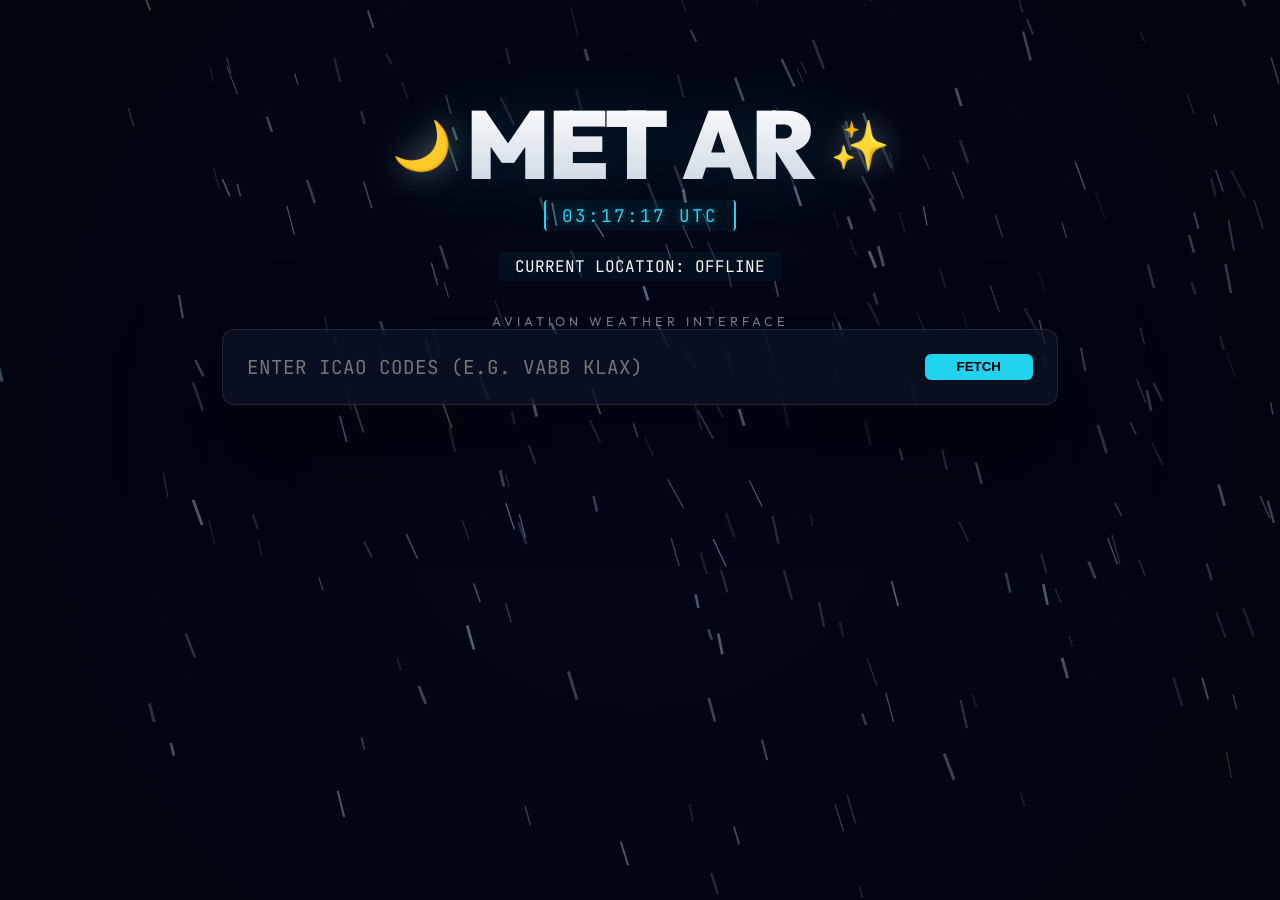
<file: templates/index.html>
<!DOCTYPE html>
<html lang="en">
<head>
    <meta charset="UTF-8">
    <meta name="viewport" content="width=device-width, initial-scale=1.0">
    <title>METAR Terminal</title>
    <link href="https://fonts.googleapis.com/css2?family=Inter:wght@300;400;600;800&family=JetBrains+Mono:wght@400;700&display=swap" rel="stylesheet">
    <link rel="stylesheet" href="/static/style.css">
    <link rel="stylesheet" href="https://cdnjs.cloudflare.com/ajax/libs/font-awesome/6.4.0/css/all.min.css">
    <script src="/static/animated-icons.js"></script>
</head>
<body>
    <canvas id="weatherCanvas" class="weather-canvas"></canvas>
    <main class="container">
        <header>
            <div class="header-main-brand" id="brand-container">
                <h1 id="main-title">
                    <span id="title-icon-left" class="brand-icon"></span>
                    <span class="highlight">MET</span>AR
                    <span id="title-icon-right" class="brand-icon"></span>
                </h1>
                <div id="utc-clock" class="utc-clock">--:--:-- UTC</div>
                <div id="location-tag" class="location-tag">Detecting Local Uplink...</div>
            </div>
            <p class="tagline">Aviation Weather Interface</p>
        </header>

        <section class="search-section">
            <div class="search-box">
                <input type="text" id="icao-input" placeholder="Enter ICAO codes (e.g. VABB KLAX)" autocomplete="off">
                <button id="search-btn">FETCH</button>
            </div>
            <div class="progress-container" id="progress-container">
                <div class="progress-bar" id="progress-bar"></div>
            </div>
        </section>

        <section id="results" class="results-container">
            <div class="loader" id="loader"></div>
            <div id="weather-cards" class="cards-grid"></div>
        </section>
    </main>

    <!-- Modal -->
    <div id="stationModal" class="modal-overlay" onclick="if(event.target===this)closeStationModal()">
        <div class="modal-content">
            <span class="close-modal" onclick="closeStationModal()">&times;</span>
            <div id="modal-loading" class="loader" style="margin: 3rem auto;"></div>
            <div id="modal-body" style="display: none;">
                <div class="modal-header">
                    <h2 id="modal-icao">VABB</h2>
                    <p id="modal-name">Mumbai/Shivaji Intl</p>
                    <div class="modal-divider"></div>
                </div>
                
                <div class="modal-grid">
                    <div class="grid-item">
                        <div id="modal-wind-icon-container" style="margin: 0 auto; width: 48px; height: 48px; display: flex; align-items: center; justify-content: center; margin-bottom: 0.5rem; transition: transform 0.5s ease-in-out;"></div>
                        <div class="grid-label">WIND</div>
                        <div class="grid-value" id="modal-wind">270° / 15 KT</div>
                    </div>
                    <div class="grid-item">
                        <i class="fa-solid fa-eye grid-icon"></i>
                        <div class="grid-label">VISIBILITY</div>
                        <div class="grid-value" id="modal-vis">4000m</div>
                    </div>
                    <div class="grid-item">
                        <div id="modal-wx-icon" style="margin: 0 auto; width: 48px; height: 48px; display: flex; align-items: center; justify-content: center; margin-bottom: 0.5rem;"></div>
                        <div class="grid-label">WEATHER</div>
                        <div class="grid-value" id="modal-wx" style="color: var(--accent-yellow);">TSRA</div>
                    </div>
                    <div class="grid-item">
                        <div id="modal-clouds-icon" style="margin: 0 auto; width: 48px; height: 48px; display: flex; align-items: center; justify-content: center; margin-bottom: 0.5rem;"></div>
                        <div class="grid-label">CLOUDS</div>
                        <div class="grid-value" id="modal-clouds">SCT020</div>
                    </div>
                    <div class="grid-item">
                        <i class="fa-solid fa-temperature-half grid-icon"></i>
                        <div class="grid-label">TEMP / DEW</div>
                        <div class="grid-value"><span id="modal-temp" style="color: #ef4444;">30°C</span> <span style="opacity: 0.5;">|</span> <span id="modal-dew" style="color: #3b82f6;">24°C</span></div>
                    </div>
                    <div class="grid-item">
                        <i class="fa-solid fa-gauge grid-icon"></i>
                        <div class="grid-label">ALTIMETER</div>
                        <div class="grid-value" id="modal-altim">Q1012 hPa</div>
                    </div>
                </div>

                <div class="modal-history">
                    <div class="history-label">RECENT REPORTS</div>
                    <div id="modal-history-list" class="history-list"></div>
                </div>
            </div>
        </div>
    </div>

    <script>
        const input = document.getElementById('icao-input');
        const btn = document.getElementById('search-btn');
        const cardsGrid = document.getElementById('weather-cards');
        const loader = document.getElementById('loader');

        // Escape text that originates from external weather feeds / station names
        // before it is placed into innerHTML, to prevent DOM-based XSS.
        function esc(value) {
            return String(value == null ? '' : value)
                .replace(/&/g, '&amp;')
                .replace(/</g, '&lt;')
                .replace(/>/g, '&gt;')
                .replace(/"/g, '&quot;')
                .replace(/'/g, '&#39;');
        }

        // Copy raw text to clipboard
        function copyRawText(btn) {
            const block = btn.closest('.metar-block') || btn.closest('.taf-block');
            if (!block) return;
            const codeEl = block.querySelector('code');
            if (!codeEl) return;
            const rawText = codeEl.textContent.trim();
            navigator.clipboard.writeText(rawText).then(() => {
                btn.innerHTML = '<i class="fa-solid fa-check"></i>';
                btn.style.color = '#22c55e';
                setTimeout(() => {
                    btn.innerHTML = '<i class="fa-regular fa-copy"></i>';
                    btn.style.color = '';
                }, 1500);
            });
        }

        function highlightThreats(metar) {
            const criticalCodes = [
                'TS', 'RA', 'SN', 'FZ', 'WS', 'SQ', 'FC', 'SS', 'DS', 'VA', 'FG', 'BLDU', 'DZ', 'TCU', 'CU', 'CB', 'SHRA', 'MIFG'
            ];
            
            // Escape first so the raw feed text can never inject markup; the
            // highlight spans we add below are the only HTML in the result.
            metar = esc(metar);

            // Remove redundant METAR or TAF prefix at the start (handling any leading tags or spaces)
            const cleanMetar = metar.trim().replace(/^((?:<[^>]+>|\s)*)(METAR|TAF)\s+/, '$1');
            
            const parts = cleanMetar.split(/\s+/);
            if (parts.length <= 1) return cleanMetar;
            
            const stationCode = parts[0];
            const restOfMetar = parts.slice(1).join(' ');
            
            // 1. Highlight Weather Phenomenon (TS, FG, etc.) with optional descriptors
            const phenomRegex = new RegExp(`\\b([+-]?(?:MI|BC|PR|DR|BL|SH|TS|FZ)?(?:${criticalCodes.join('|')}))\\b`, 'g');
            let highlighted = restOfMetar.replace(phenomRegex, (match) => {
                return `<span class="metar-threat">${match}</span>`;
            });
            
            // 2. Highlight Low Visibility (ICAO 4-digit below 1000m)
            const visRegex = /\b(0\d{3})(?![Z])\b/g;
            highlighted = highlighted.replace(visRegex, '<span class="metar-threat">$1</span>');

            // 3. Highlight High/Gusty Winds (e.g., G20KT or speeds 10KT+)
            const windRegex = /\b(\d{3}(?:[1-9]\d)G?\d{0,2}KT)\b/g;
            highlighted = highlighted.replace(windRegex, '<span class="metar-threat">$1</span>');
            
            // Always highlight any wind block with a Gust (G)
            const gustyWindRegex = /\b(\d{5}G\d{2,3}KT)\b/g;
            highlighted = highlighted.replace(gustyWindRegex, '<span class="metar-threat">$1</span>');
            
            // Also catch standalone gusts if they occur
            const gustRegex = /\bG\d{2,3}KT\b/g;
            highlighted = highlighted.replace(gustRegex, '<span class="metar-threat">$1</span>');
            
            // 4. Highlight Low Cloud Base (800 feet and below)
            const cloudRegex = /\b((?:FEW|SCT|BKN|OVC|VV)00[0-8](?:CB|TCU)?)\b/g;
            highlighted = highlighted.replace(cloudRegex, '<span class="metar-threat">$1</span>');
            
            // 5. Highlight any cloud group containing CB or TCU regardless of height
            const convectiveCloudRegex = /\b([A-Z]{3}\d{3}(?:CB|TCU))\b/g;
            highlighted = highlighted.replace(convectiveCloudRegex, '<span class="metar-threat">$1</span>');
            
            return stationCode + ' ' + highlighted;
        }

        function createCardElement(result) {
            const card = document.createElement('div');
            card.className = 'weather-card';
            card.onclick = (e) => {
                const t = e.target;
                if (t.closest('.view-toggle') ||
                    t.closest('.copy-btn') ||
                    t.tagName === 'INPUT' ||
                    t.tagName === 'LABEL' ||
                    t.closest('label')) return;
                openStationModal(result.icao);
            };
            card.style.cursor = 'pointer';

            const metarTime = result.metar_time_ago || '';
            const tafTime = result.taf_time_ago || '';
            const rawMetar = result.raw_metar ? highlightThreats(result.raw_metar) : '_No METAR data available._';
            const rawTaf = result.raw_taf ? highlightThreats(result.raw_taf) : '_No TAF data available._';
            
            let displayName = result.name || "Unknown Station";
            let iataCode = "";
            const iataMatch = displayName.match(/\(([A-Z0-9]+)\)$/);
            if (iataMatch) {
                iataCode = iataMatch[1];
                displayName = displayName.replace(/\([A-Z0-9]+\)$/, '').trim();
            }

            let flightCatColor = 'inherit';
            if (result.decoded.flight_category === 'VFR') flightCatColor = '#22c55e';
            else if (result.decoded.flight_category === 'MVFR') flightCatColor = '#3b82f6';
            else if (result.decoded.flight_category === 'IFR') flightCatColor = '#ef4444';
            else if (result.decoded.flight_category === 'LIFR') flightCatColor = '#c084fc';

            card.innerHTML = `
                <div class="card-header">
                    <div class="header-left">
                        <span class="station-id">${esc(result.icao)}</span>
                        <span class="airport-name" style="font-size: 0.9rem; color: var(--text-dim); margin-top: 0.2rem;">${esc(displayName)}</span>
                        <div style="display: flex; align-items: center; gap: 0.5rem; margin-top: 0.1rem;">
                            ${iataCode ? `<span style="font-size: 0.8rem; font-weight: bold; color: var(--text-dim);">${esc(iataCode)}</span>` : ''}
                            <span class="airport-coords" style="font-size: 0.8rem; color: var(--text-dim); opacity: 0.7; font-family: 'JetBrains Mono', monospace;">${esc(result.coords)}</span>
                        </div>
                    </div>
                    <div class="header-center">
                        ${esc(result.sun)}
                    </div>
                    <div class="header-right">
                        <div class="view-toggle">
                            <span class="toggle-label raw-label">Raw</span>
                            <label class="switch">
                                <input type="checkbox" onchange="this.closest('.weather-card').classList.toggle('show-decoded')">
                                <span class="slider"></span>
                            </label>
                            <span class="toggle-label decoded-label">Decoded</span>
                        </div>
                    </div>
                </div>
                <div class="card-content">
                    <div class="raw-view">
                        <div class="metar-block">
                            <div class="metar-time-label" style="font-size: 0.8rem; color: var(--text-dim); margin-bottom: 0.3rem; font-family: 'JetBrains Mono', monospace; display: flex; align-items: center; justify-content: space-between;">METAR ${metarTime ? `(${metarTime})` : ''}<button class="copy-btn" onclick="event.stopPropagation(); copyRawText(this)" title="Copy METAR"><i class="fa-regular fa-copy"></i></button></div>
                            <code>${rawMetar}</code>
                        </div>
                        <div class="taf-block" style="margin-top: 0.5rem;">
                            <div class="taf-time-label" style="font-size: 0.8rem; color: var(--text-dim); margin-bottom: 0.3rem; font-family: 'JetBrains Mono', monospace; display: flex; align-items: center; justify-content: space-between;">TAF ${tafTime ? `(${tafTime})` : ''}<button class="copy-btn" onclick="event.stopPropagation(); copyRawText(this)" title="Copy TAF"><i class="fa-regular fa-copy"></i></button></div>
                            <code>${rawTaf}</code>
                        </div>
                    </div>
                    <div class="decoded-view">
                        <div style="margin-top: 0.5rem; padding-top: 0.5rem; border-top: 1px solid rgba(255,255,255,0.1);"></div>
                        ${result.decoded_metar ? `
                        <div class="decoded-metar">
                            <div style="font-size: 0.8rem; color: var(--text-dim); margin-bottom: 0.3rem; font-family: 'JetBrains Mono', monospace; font-weight: bold; display: flex; align-items: center; justify-content: space-between;">METAR DECODED</div>
                            🔹 <strong>Wind</strong>: ${esc(result.decoded_metar.wind || 'N/A')}<br>
                            🔹 <strong>Visibility</strong>: ${esc(result.decoded_metar.visibility || 'N/A')}<br>
                            🔹 <strong>Weather</strong>: ${esc(result.decoded_metar.weather || 'NONE')}<br>
                            🔹 <strong>Clouds</strong>: ${esc(result.decoded_metar.clouds || 'CLEAR')}<br>
                            🔹 <strong>Temp</strong>: ${esc(result.decoded_metar.temp || 'N/A')} | <strong>Dew</strong>: ${esc(result.decoded_metar.dew || 'N/A')}<br>
                            🔹 <strong>Altimeter</strong>: ${esc(result.decoded_metar.altimeter || 'N/A')}<br>
                            🔹 <strong>Flight Rules</strong>: <strong style="color: ${flightCatColor};">${esc(result.decoded_metar.flight_rules || 'N/A')}</strong>
                        </div>` : '<p><em>No METAR decode available.</em></p>'}

                        ${result.decoded_taf ? `
                        <div class="decoded-taf" style="margin-top: 1rem; padding-top: 0.8rem; border-top: 1px solid rgba(255,255,255,0.1);">
                            <div style="font-size: 0.8rem; color: var(--text-dim); margin-bottom: 0.5rem; font-family: 'JetBrains Mono', monospace; font-weight: bold; display: flex; align-items: center; justify-content: space-between;">TAF FORECAST PERIODS</div>
                            <div style="margin-bottom: 0.8rem;">
                                <strong>⏳ Initial Forecast (${esc(result.decoded_taf.initial.period || 'N/A')}):</strong><br>
                                <div style="padding-left: 1rem; font-size: 0.9rem; margin-top: 0.2rem; line-height: 1.4;">
                                    Wind: ${esc(result.decoded_taf.initial.wind || 'N/A')} | Vis: ${esc(result.decoded_taf.initial.visibility || 'N/A')}<br>
                                    Wx: ${esc(result.decoded_taf.initial.weather || 'None')} | Clouds: ${esc(result.decoded_taf.initial.clouds || 'Clear')}
                                </div>
                            </div>
                            ${result.decoded_taf.changes.map(chg => `
                            <div style="margin-bottom: 0.8rem;">
                                <strong>⏳ ${esc(chg.type)} (${esc(chg.period || 'N/A')}):</strong><br>
                                <div style="padding-left: 1rem; font-size: 0.9rem; margin-top: 0.2rem; line-height: 1.4;">
                                    ${chg.wind !== 'N/A' ? `Wind: ${esc(chg.wind)}<br>` : ''}
                                    ${chg.visibility !== 'N/A' ? `Vis: ${esc(chg.visibility)}<br>` : ''}
                                    ${chg.weather !== 'None' ? `Wx: ${esc(chg.weather)}<br>` : ''}
                                    ${chg.clouds !== 'Clear' ? `Clouds: ${esc(chg.clouds)}` : ''}
                                </div>
                            </div>
                            `).join('')}
                        </div>` : '<div style="margin-top: 1rem; padding-top: 0.8rem; border-top: 1px solid rgba(255,255,255,0.1);"><p><em>No TAF forecast available.</em></p></div>'}
                    </div>
                </div>
            `;
            return card;
        }

        // Modal Logic
        function openStationModal(icao) {
            const modal = document.getElementById('stationModal');
            const loader = document.getElementById('modal-loading');
            const body = document.getElementById('modal-body');
            
            modal.style.display = 'flex';
            loader.style.display = 'block';
            body.style.display = 'none';

            fetch(`/api/station?icao=${icao}`)
                .then(res => res.json())
                .then(data => {
                    loader.style.display = 'none';
                    if (data.error) {
                        alert("Could not load details for " + icao);
                        closeStationModal();
                        return;
                    }
                    body.style.display = 'block';
                    
                    document.getElementById('modal-icao').textContent = data.icao;
                    document.getElementById('modal-name').textContent = data.name.toUpperCase();
                    
                    document.getElementById('modal-wind').textContent = data.model.windStr;
                    document.getElementById('modal-vis').textContent = data.model.visibility;
                    
                    const wxText = data.model.weather || '';
                    document.getElementById('modal-wx').textContent = wxText || 'NONE';
                    const wxIcon = document.getElementById('modal-wx-icon');
                    const wxUpper = wxText.toUpperCase();
                    if (wxUpper.includes('TS')) {
                        wxIcon.innerHTML = AnimatedIcons.Thunder;
                    } else if (wxUpper.includes('SN') || wxUpper.includes('SG')) {
                        wxIcon.innerHTML = AnimatedIcons.Snow;
                    } else if (wxUpper.includes('RA') || wxUpper.includes('DZ') || wxUpper.includes('SH')) {
                        if (wxUpper.includes('+')) wxIcon.innerHTML = AnimatedIcons.HeavyRain;
                        else wxIcon.innerHTML = AnimatedIcons.Rain;
                    } else if (wxUpper.includes('FG') || wxUpper.includes('BR') || wxUpper.includes('HZ') || wxUpper.includes('FU') || wxUpper.includes('DU') || wxUpper.includes('VA') || wxUpper.includes('SA')) {
                        wxIcon.innerHTML = AnimatedIcons.Fog;
                    } else if (wxUpper.includes('FC')) {
                        wxIcon.innerHTML = AnimatedIcons.Tornado;
                    } else if (wxUpper === '') {
                        wxIcon.innerHTML = AnimatedIcons.Sun;
                    } else {
                        wxIcon.innerHTML = AnimatedIcons.Cloud;
                    }

                    const cloudsText = data.model.clouds || '';
                    document.getElementById('modal-clouds').textContent = cloudsText || 'CLEAR';
                    const cloudsIcon = document.getElementById('modal-clouds-icon');
                    const cloudsUpper = cloudsText.toUpperCase();
                    cloudsIcon.innerHTML = AnimatedIcons.getCloudOktaSVG(cloudsUpper);
                    document.getElementById('modal-temp').textContent = data.model.temp;
                    document.getElementById('modal-dew').textContent = data.model.dew;
                    document.getElementById('modal-altim').textContent = data.model.altimeter;
                    
                    // Draw and rotate wind barb
                    const windDir = parseInt(data.model.windDir) || 0;
                    const windSpeed = parseInt(data.model.windSpeed) || 0;
                    const windContainer = document.getElementById('modal-wind-icon-container');
                    windContainer.innerHTML = AnimatedIcons.getWindBarbSVG(windSpeed);
                    windContainer.style.transform = `rotate(${windDir}deg)`;

                    const histList = document.getElementById('modal-history-list');
                    histList.innerHTML = '';
                    data.history.forEach(h => {
                        const div = document.createElement('div');
                        div.className = 'history-item';
                        div.innerHTML = highlightThreats(h);
                        histList.appendChild(div);
                    });
                })
                .catch(err => {
                    alert("Error loading station details.");
                    closeStationModal();
                });
        }

        function closeStationModal() {
            document.getElementById('stationModal').style.display = 'none';
        }

        // UTC Clock & Dynamic Title Logic
        let detectedCity = null;
        let detectedCountry = null;

        function updateClockAndIcons() {
            const now = new Date();
            const hours = now.getUTCHours();
            
            // 1. Update UTC Clock
            const utc = now.toISOString().split('T')[1].split('.')[0] + ' UTC';
            document.getElementById('utc-clock').textContent = utc;

            // 2. Update Local Time if location is detected
            if (detectedCity) {
                const localTimeStr = now.toLocaleTimeString([], { hour: '2-digit', minute: '2-digit', second: '2-digit' });
                const tag = document.getElementById('location-tag');
                tag.innerHTML = `<span class="tag-label">CURRENT LOCATION:</span> <span class="tag-data">${esc(String(detectedCity).toUpperCase())}, ${esc(detectedCountry)}</span> <span class="tag-separator">|</span> <span class="tag-label">LOCAL TIME:</span> <span class="tag-data">${esc(localTimeStr)}</span>`;
            }

            const iconLeft = document.getElementById('title-icon-left');
            const iconRight = document.getElementById('title-icon-right');

            // Time of day logic
            if (hours >= 5 && hours < 11) {
                iconLeft.textContent = '🌅'; // Sunrise
                iconRight.textContent = '☁️';
            } else if (hours >= 11 && hours < 17) {
                iconLeft.textContent = '☀️'; // Noon
                iconRight.textContent = '🌤️';
            } else if (hours >= 17 && hours < 20) {
                iconLeft.textContent = '🌇'; // Sunset
                iconRight.textContent = '🌆';
            } else {
                iconLeft.textContent = '🌙'; // Night
                iconRight.textContent = '✨';
            }
        }
        setInterval(updateClockAndIcons, 1000);
        updateClockAndIcons();

        // Location & Local Time Detection
        async function detectLocation() {
            const tag = document.getElementById('location-tag');
            
            // Try HTML5 Geolocation first (more accurate, bypasses VPN)
            if (navigator.geolocation) {
                navigator.geolocation.getCurrentPosition(async (position) => {
                    const lat = position.coords.latitude;
                    const lon = position.coords.longitude;
                    try {
                        const resp = await fetch(`https://api.bigdatacloud.net/data/reverse-geocode-client?latitude=${lat}&longitude=${lon}&localityLanguage=en`);
                        const data = await resp.json();
                        const city = data.locality || data.city || data.principalSubdivision || "Unknown";
                        const country = data.countryCode || "??";
                        setupClock(city, country);
                    } catch (err) {
                        fallbackToIP();
                    }
                }, (err) => {
                    // Fallback if user denies or it fails
                    fallbackToIP();
                }, { timeout: 5000 });
            } else {
                fallbackToIP();
            }

            async function fallbackToIP() {
                try {
                    const resp = await fetch('https://ipapi.co/json/');
                    const data = await resp.json();
                    setupClock(data.city, data.country_code);
                } catch (err) {
                    tag.textContent = 'CURRENT LOCATION: OFFLINE';
                }
            }

            function setupClock(city, country) {
                detectedCity = city;
                detectedCountry = country;
                updateClockAndIcons(); // Update immediately with new location
            }
        }
        detectLocation();

        async function fetchWeather() {
            const query = input.value.trim();
            if(!query) return;

            localStorage.setItem('lastStations', query);
            cardsGrid.innerHTML = '';
            
            const progressContainer = document.getElementById('progress-container');
            const progressBar = document.getElementById('progress-bar');
            progressContainer.style.opacity = '1';
            progressBar.style.width = '10%';

            let rawStations = query.replace(",", " ").split(/\s+/).filter(s => s.trim());
            const stations = [...new Set(rawStations.map(s => s.toUpperCase()))];
            const queryStr = stations.join(',');
            
            const placeholders = [];
            stations.forEach(station => {
                const stationUpper = station.toUpperCase();
                const placeholder = document.createElement('div');
                placeholder.className = 'weather-card';
                placeholder.innerHTML = `
                    <div class="card-header">
                        <div class="header-left">
                            <span class="station-id">${esc(stationUpper)}</span>
                            <span class="airport-name">Connecting...</span>
                        </div>
                    </div>
                    <div style="color: var(--text-dim); font-size: 0.9rem;">Fetching live data from uplink...</div>
                `;
                cardsGrid.appendChild(placeholder);
                placeholders.push({ icao: stationUpper, element: placeholder });
            });

            progressBar.style.width = '50%';

            try {
                const response = await fetch(`/api/weather?stations=${queryStr}`);
                const data = await response.json();
                
                if (data.status === 'success') {
                    let hasThunder = false;
                    let hasRain = false;
                    
                    placeholders.forEach(({ icao, element }) => {
                        const result = data.results[icao];
                        
                        if (result && !result.error) {
                            const realCard = createCardElement(result);
                            element.replaceWith(realCard);
                            
                            const wxRaw = (result.decoded.weather || '').toLowerCase();
                            if (wxRaw.includes('ts')) hasThunder = true;
                            if (wxRaw.includes('ra') || wxRaw.includes('dz') || wxRaw.includes('sh')) hasRain = true;
                        } else {
                            element.innerHTML = `
                                <div class="card-header">
                                    <div class="header-left">
                                        <span class="station-id">${esc(icao)}</span>
                                        <span class="airport-name" style="color: #ef4444;">No Data</span>
                                    </div>
                                </div>
                                <div style="color: var(--text-dim); font-size: 0.9rem;">${esc(result ? result.error : 'Data unavailable')}</div>
                            `;
                        }
                    });

                    if (hasThunder) document.body.className = 'weather-thunder';
                    else if (hasRain) document.body.className = 'weather-rain';
                    else document.body.className = '';
                } else {
                    throw new Error(data.message || 'API Error');
                }
            } catch (err) {
                placeholders.forEach(({ icao, element }) => {
                    if (document.body.contains(element)) {
                        element.innerHTML = `
                            <div class="card-header">
                                <div class="header-left">
                                    <span class="station-id">${esc(icao)}</span>
                                    <span class="airport-name" style="color: #ef4444;">Uplink Failed</span>
                                </div>
                            </div>
                            <div style="color: var(--text-dim); font-size: 0.9rem;">Unable to retrieve data.</div>
                        `;
                    }
                });
            } finally {
                progressBar.style.width = '100%';
                setTimeout(() => progressContainer.style.opacity = '0', 500);
            }
        }

        btn.addEventListener('click', fetchWeather);
        input.addEventListener('keypress', (e) => { if(e.key === 'Enter') fetchWeather(); });

        // Load saved stations on page load
        const savedStations = localStorage.getItem('lastStations');
        if (savedStations) {
            input.value = savedStations;
            fetchWeather();
        }

        // ==========================================
        // DYNAMIC RAIN & WIND ANIMATION (CANVAS)
        // ==========================================
        const canvas = document.getElementById('weatherCanvas');
        const ctx = canvas.getContext('2d');

        let width, height;
        let particles = [];

        function resize() {
            width = canvas.width = window.innerWidth;
            height = canvas.height = window.innerHeight;
        }

        window.addEventListener('resize', resize);
        resize();

        class Particle {
            constructor() {
                this.reset();
            }

            reset() {
                this.x = Math.random() * width;
                this.y = Math.random() * height - height;
                this.length = Math.random() * 20 + 10;
                this.speed = Math.random() * 15 + 15; // Rain falling speed
                this.wind = Math.random() * 5 + 5; // Wind blowing right
                this.opacity = Math.random() * 0.4 + 0.1;
                this.thickness = Math.random() * 2 + 1;
            }

            update() {
                this.y += this.speed;
                this.x += this.wind; // Apply wind force

                if (this.y > height || this.x > width) {
                    this.reset();
                    this.y = -this.length; // Start from top
                    this.x = Math.random() * width - 200; // Account for wind push
                }
            }

            draw() {
                ctx.beginPath();
                ctx.moveTo(this.x, this.y);
                // Draw line accounting for wind angle
                ctx.lineTo(this.x - (this.wind * this.length/this.speed), this.y - this.length);
                ctx.strokeStyle = `rgba(186, 230, 253, ${this.opacity})`;
                ctx.lineWidth = this.thickness;
                ctx.stroke();
            }
        }

        // Create rain particles
        for (let i = 0; i < 300; i++) {
            particles.push(new Particle());
        }

        function animate() {
            // Clear canvas instead of redrawing background to allow underlying CSS background to show
            ctx.clearRect(0, 0, width, height);

            particles.forEach(p => {
                p.update();
                p.draw();
            });

            requestAnimationFrame(animate);
        }

        animate();
    </script>
</body>
</html>
</file>
<file: static/style.css>
/* --- CUTTING-EDGE AVIATION HUD DESIGN SYSTEM --- */
@import url('https://fonts.googleapis.com/css2?family=Outfit:wght@300;400;600;800&family=JetBrains+Mono:wght@400;700&display=swap');

:root {
    --bg-deep: #020617;
    --accent-cyan: #22d3ee;
    --accent-blue: #3b82f6;
    --glass-bg: rgba(15, 23, 42, 0.6);
    --glass-border: rgba(255, 255, 255, 0.1);
    --text-primary: #f8fafc;
    --text-dim: #94a3b8;
}

* { box-sizing: border-box; margin: 0; padding: 0; }

body {
    background: var(--bg-deep);
    color: var(--text-primary);
    font-family: 'Outfit', sans-serif;
    min-height: 100vh;
    display: flex;
    flex-direction: column;
    align-items: center;
    overflow-x: hidden;
    position: relative;
}

/* Atmospheric Vignette & Scanlines */
body::before {
    content: '';
    position: fixed;
    inset: 0;
    background: radial-gradient(circle at center, transparent 0%, rgba(0,0,0,0.4) 100%);
    pointer-events: none;
    z-index: 10;
}

body::after {
    content: '';
    position: fixed;
    inset: 0;
    background: repeating-linear-gradient(0deg, transparent, transparent 2px, rgba(255,255,255,0.01) 2px, rgba(255,255,255,0.01) 4px);
    pointer-events: none;
    z-index: 11;
    opacity: 0.5; /* Slightly dimmed scanlines */
}

/* Live Background Glows */
.background-glow {
    position: fixed;
    inset: 0;
    z-index: -2;
    background: linear-gradient(-45deg, #0f172a, #1e1b4b, #0c4a6e);
    background-size: 400% 400%;
    animation: atmospheric-drift 15s ease infinite;
}

@keyframes rain-velocity {
    from { background-position: 0 -600px; }
    to { background-position: 0 600px; }
}

/* Wind: Atmospheric Particle Flow */
.weather-windy #weather-layer::after {
    content: '';
    position: absolute;
    width: 200%; height: 100%;
    background: radial-gradient(circle, rgba(255,255,255,0.1) 1px, transparent 1px);
    background-size: 300px 200px;
    animation: wind-warp 1.5s linear infinite;
    filter: blur(1px);
}

@keyframes wind-warp {
    from { transform: translateX(-20%) skewX(-20deg); }
    to { transform: translateX(0%) skewX(-20deg); }
}

@keyframes atmospheric-drift {
    0% { background-position: 0% 50%; }
    50% { background-position: 100% 50%; }
    100% { background-position: 0% 50%; }
}

/* Weather Layer Base & Sub-layers */
#weather-layer {
    position: fixed;
    inset: 0;
    z-index: -1;
    pointer-events: none;
    overflow: hidden;
}

#weather-layer > div {
    position: absolute;
    inset: 0;
    opacity: 0;
    transition: opacity 2s ease;
}

/* --- THE WEATHER STATES --- */

/* Clear Sky: Deep Glowing Azure */
.weather-clear .background-glow {
    background: linear-gradient(-45deg, #0369a1, #075985, #0ea5e9);
    background-size: 400% 400%;
}

/* Storm Background: Deep Moody Indigo & Slate */
.weather-thunder .background-glow,
.weather-rain .background-glow {
    background: linear-gradient(-45deg, #0f172a, #020617, #1e1b4b);
    background-size: 400% 400%;
}

/* Lightning animation removed for safety in cockpit */

.weather-thunder .layer-clouds {
    opacity: 0.6;
    background: radial-gradient(circle at 50% 20%, rgba(255,255,255,0.2), transparent 85%);
    animation: cloud-roll 15s linear infinite;
}

@keyframes cloud-roll {
    from { transform: translateX(-15%) scale(1); }
    to { transform: translateX(15%) scale(1.1); }
}

/* Rain: Heavy HUD Streaks (Active in both Rain and Thunder states) */
.weather-rain .layer-rain-far,
.weather-thunder .layer-rain-far {
    opacity: 0.4;
    background-image: linear-gradient(170deg, transparent, var(--accent-cyan), transparent);
    background-size: 15px 500px;
    animation: rain-fall-far 0.8s linear infinite;
}

.weather-rain .layer-rain-near,
.weather-thunder .layer-rain-near {
    opacity: 0.6;
    background-image: linear-gradient(170deg, transparent, #fff, transparent);
    background-size: 20px 800px;
    animation: rain-fall-near 0.4s linear infinite;
}

@keyframes rain-fall-far {
    from { background-position: 0 -1000px; }
    to { background-position: 100px 1000px; }
}

@keyframes rain-fall-near {
    from { background-position: 0 -1600px; }
    to { background-position: 150px 1600px; }
}

/* Wind: Atmospheric Particle Flow */
.weather-windy #weather-layer::after {
    content: '';
    position: absolute;
    width: 200%; height: 100%;
    background: radial-gradient(circle, rgba(255,255,255,0.1) 1px, transparent 1px);
    background-size: 300px 200px;
    animation: wind-warp 1.5s linear infinite;
    filter: blur(1px);
    opacity: 0.5;
}

@keyframes wind-warp {
    from { transform: translateX(-20%) skewX(-20deg); }
    to { transform: translateX(0%) skewX(-20deg); }
}

/* --- THE UI COMPONENTS --- */

.container {
    width: 100%;
    max-width: 900px;
    padding: 6rem 2rem;
    z-index: 20;
}

.header-main-brand {
    display: flex;
    flex-direction: column;
    align-items: center;
    gap: 0.5rem;
    margin-bottom: 2rem;
}

h1 {
    font-size: 6rem;
    font-weight: 900;
    text-transform: uppercase;
    letter-spacing: -2px;
    margin: 0;
    line-height: 1;
    background: linear-gradient(180deg, #ffffff 0%, #cbd5e1 100%);
    -webkit-background-clip: text;
    background-clip: text;
    -webkit-text-fill-color: transparent;
    filter: drop-shadow(0 0 30px rgba(34, 211, 238, 0.15));
    font-family: 'Outfit', sans-serif;
    display: flex;
    align-items: center;
    gap: 1rem;
}

.brand-icon {
    font-size: 3rem;
    filter: drop-shadow(0 0 15px rgba(255,255,255,0.4));
    -webkit-text-fill-color: initial;
    background: none;
}

.utc-clock {
    font-family: 'JetBrains Mono', monospace;
    font-size: 1.1rem;
    color: var(--accent-cyan);
    letter-spacing: 2px;
    background: rgba(34, 211, 238, 0.05);
    padding: 4px 16px;
    border-radius: 4px;
    border-left: 2px solid var(--accent-cyan);
    border-right: 2px solid var(--accent-cyan);
    text-shadow: 0 0 10px rgba(34, 211, 238, 0.5);
}

.location-tag {
    font-family: 'JetBrains Mono', monospace;
    margin-top: 0.8rem;
    background: rgba(34, 211, 238, 0.05);
    padding: 4px 16px;
    border-radius: 4px;
    display: flex;
    align-items: center;
    gap: 0.8rem;
}

.tag-label {
    font-size: 0.65rem;
    color: var(--text-dim);
    letter-spacing: 1px;
    font-weight: 400;
}

.tag-data {
    font-size: 0.9rem;
    color: var(--accent-cyan);
    font-weight: 800;
    text-shadow: 0 0 15px rgba(34, 211, 238, 0.4);
    text-transform: uppercase;
}

.tag-separator {
    color: var(--glass-border);
    margin: 0 0.5rem;
}

/* Weather-Reactive Title Overlays (Animations Removed as requested) */
.weather-rain #main-title::after {
    display: none;
}

.weather-thunder #main-title {
    animation: none;
}

@keyframes title-glitch {
    0%, 90%, 95%, 100% { transform: translate(0); filter: brightness(1); }
    91%, 93% { transform: translate(2px, -1px); filter: brightness(2) contrast(1.5); }
}

.tagline {
    text-align: center;
    text-transform: uppercase;
    letter-spacing: 4px;
    font-size: 0.8rem;
    color: var(--text-dim);
    margin-top: 1rem;
    opacity: 0.8;
}

.search-box {
    background: var(--glass-bg);
    border: 1px solid var(--glass-border);
    border-radius: 12px;
    padding: 1.5rem;
    -webkit-backdrop-filter: blur(40px);
    backdrop-filter: blur(40px);
    display: flex;
    gap: 1rem;
    box-shadow: 0 50px 100px rgba(0,0,0,0.5);
    transition: all 0.4s ease;
    margin-bottom: 0.5rem;
}

.progress-container {
    width: 100%;
    height: 4px;
    background: rgba(255,255,255,0.05);
    border-radius: 2px;
    overflow: hidden;
    opacity: 0;
    transition: opacity 0.3s ease;
}

.progress-bar {
    height: 100%;
    width: 0;
    background: var(--accent-cyan);
    box-shadow: 0 0 10px var(--accent-cyan);
    transition: width 0.4s cubic-bezier(0.4, 0, 0.2, 1);
}

input {
    flex: 1;
    background: transparent;
    border: none;
    color: #fff;
    font-size: 1.2rem;
    font-family: 'JetBrains Mono', monospace;
    outline: none;
    text-transform: uppercase;
}

button {
    background: var(--accent-cyan);
    color: #000;
    border: none;
    padding: 0 2rem;
    border-radius: 6px;
    font-weight: 800;
    cursor: pointer;
    transition: all 0.3s ease;
}

button:hover {
    transform: scale(1.05);
    box-shadow: 0 0 20px var(--accent-cyan);
}

.cards-grid {
    display: grid;
    grid-template-columns: repeat(auto-fit, minmax(400px, 1fr));
    gap: 4rem; /* More space between cards */
    margin-top: 4rem;
    width: 100%;
}

.weather-card {
    background: linear-gradient(135deg, rgba(15, 23, 42, 0.8), rgba(30, 41, 59, 0.6));
    border: 1px solid var(--glass-border);
    border-radius: 20px;
    padding: 2.5rem;
    -webkit-backdrop-filter: blur(50px);
    backdrop-filter: blur(50px);
    box-shadow: 0 30px 60px rgba(0,0,0,0.4), inset 0 0 20px rgba(255,255,255,0.05);
    transition: transform 0.3s cubic-bezier(0.4, 0, 0.2, 1), border-color 0.3s ease, box-shadow 0.3s ease;
    position: relative;
    overflow: hidden;
}

.weather-card:hover {
    transform: translateY(-5px) scale(1.01);
    border-color: var(--accent-cyan);
    box-shadow: 0 40px 80px rgba(0,0,0,0.5), 0 0 30px rgba(34, 211, 238, 0.15);
}

.card-header {
    display: grid;
    grid-template-columns: 1fr auto 1fr;
    align-items: center;
    width: 100%;
    margin-bottom: 1.5rem;
    padding-bottom: 1rem;
    position: relative;
}

.header-left {
    display: flex;
    flex-direction: column;
    align-items: flex-start;
}

.name-coords-row {
    display: flex;
    gap: 0.5rem;
    align-items: center;
    font-size: 0.85rem;
    color: var(--text-dim);
    margin-top: 0.2rem;
}

.header-center {
    justify-self: center;
    font-family: 'JetBrains Mono', monospace;
    font-size: 0.85rem;
    color: var(--accent-cyan);
}

.header-right {
    justify-self: end;
}

.card-header::after {
    content: '';
    position: absolute;
    bottom: 0;
    left: 0;
    width: 100%;
    height: 1px;
    background: linear-gradient(to right, var(--accent-cyan), transparent);
    opacity: 0.4;
}

.station-id {
    font-size: 2.5rem;
    font-weight: 800;
    font-family: 'JetBrains Mono', monospace;
    color: #fff;
    text-shadow: 0 0 30px rgba(34, 211, 238, 0.6), 0 0 60px rgba(34, 211, 238, 0.2);
}

.station-block {
    display: flex;
    flex-direction: column;
    align-items: flex-start;
}

.airport-name {
    font-size: 0.9rem;
    color: var(--text-dim);
    font-weight: 400;
    margin-top: 0.2rem;
}

.header-main {
    display: flex;
    flex-direction: row;
    align-items: center;
    gap: 1.5rem;
    flex-wrap: wrap;
}

.station-meta {
    font-family: 'JetBrains Mono', monospace;
    font-size: 0.85rem;
    color: var(--text-dim);
    letter-spacing: 0.5px;
    background: rgba(255,255,255,0.05);
    padding: 6px 12px;
    border-radius: 6px;
    border: 1px solid var(--glass-border);
}

.separator {
    color: var(--accent-cyan);
    opacity: 0.5;
    margin: 0 0.5rem;
}

/* --- TOGGLE SWITCH --- */
.view-toggle {
    display: flex;
    align-items: center;
    gap: 0.8rem;
    margin-left: auto;
}

.toggle-label {
    font-size: 0.7rem;
    font-weight: 800;
    color: var(--text-dim);
    text-transform: uppercase;
    letter-spacing: 1px;
}

.switch {
    position: relative;
    display: inline-block;
    width: 40px;
    height: 20px;
}

.switch input { opacity: 0; width: 0; height: 0; }

.slider {
    position: absolute;
    cursor: pointer;
    inset: 0;
    background-color: var(--glass-border);
    transition: .4s;
    border-radius: 34px;
}

.slider:before {
    position: absolute;
    content: "";
    height: 14px;
    width: 14px;
    left: 3px;
    bottom: 3px;
    background-color: white;
    transition: .4s;
    border-radius: 50%;
}

input:checked + .slider { background-color: var(--accent-cyan); }
input:checked + .slider:before { transform: translateX(20px); }

/* Visibility Control */
.decoded-view { display: none; }
.show-decoded .decoded-view { display: block; }
.show-decoded .raw-label { color: var(--text-dim); }
.show-decoded .decoded-label { color: var(--accent-cyan); }
.raw-label { color: var(--accent-cyan); }

.status-badge {
    background: rgba(34, 211, 238, 0.1);
    color: var(--accent-cyan);
    padding: 4px 12px;
    border-radius: 100px;
    font-size: 0.75rem;
    font-weight: 800;
    border: 1px solid var(--accent-cyan);
}

.raw-view code, .raw-view em {
    font-size: 1rem;
    font-family: 'JetBrains Mono', monospace;
    font-style: normal;
    display: block;
    line-height: 1.5;
}

.raw-view em {
    color: var(--text-dim);
}

.card-content strong {
    color: var(--accent-cyan);
    font-size: 0.9rem;
    text-transform: uppercase;
    letter-spacing: 1px;
}

@keyframes slideUp { from { opacity: 0; transform: translateY(40px); } to { opacity: 1; transform: translateY(0); } }

.metar-threat {
    color: #fbbf24; /* Amber Warning */
    text-decoration: underline;
    text-decoration-thickness: 2px;
    font-weight: 800;
    text-shadow: 0 0 10px rgba(251, 191, 36, 0.4);
    animation: threat-pulse 2s infinite;
}

@keyframes threat-pulse {
    0%, 100% { opacity: 1; }
    50% { opacity: 0.7; }
}

/* --- RESPONSIVE DESIGN --- */

@media (max-width: 768px) {
    h1 {
        font-size: 3.5rem;
    }
    .brand-icon {
        font-size: 2rem;
    }
    .container {
        padding: 3rem 1rem;
    }
    .cards-grid {
        grid-template-columns: 1fr;
        gap: 2rem;
    }
    .card-header {
        grid-template-columns: 1fr;
        gap: 1rem;
    }
    .header-center {
        justify-self: start;
    }
    .header-right {
        justify-self: start;
    }
}

@media (max-width: 480px) {
    h1 {
        font-size: 2.5rem;
    }
    .utc-clock, .location-tag {
        font-size: 0.8rem;
    }
    .tag-data {
        font-size: 0.75rem;
    }
    .search-box {
        flex-direction: column;
    }
    button {
        padding: 1rem;
    }
}

.metar-threat {
    text-decoration: none !important;
    font-weight: 800;
    color: #eab308 !important;
}

/* Copy Button */
.copy-btn {
    background: none;
    border: 1px solid rgba(56, 189, 248, 0.3);
    color: var(--text-dim);
    cursor: pointer;
    font-size: 0.85rem;
    padding: 0.2rem 0.5rem;
    border-radius: 6px;
    transition: all 0.2s ease;
    display: inline-flex;
    align-items: center;
    gap: 0.3rem;
}

.copy-btn:hover {
    color: var(--accent-cyan);
    border-color: var(--accent-cyan);
    background: rgba(56, 189, 248, 0.1);
}

/* Modal Styles */
.modal-overlay {
    position: fixed;
    top: 0;
    left: 0;
    width: 100%;
    height: 100%;
    background: rgba(15, 23, 42, 0.8);
    backdrop-filter: blur(8px);
    z-index: 1000;
    display: none;
    justify-content: center;
    align-items: center;
    animation: fadeIn 0.3s ease;
}

.modal-content {
    background: rgba(30, 41, 59, 0.85);
    border: 1px solid rgba(56, 189, 248, 0.3);
    border-radius: 16px;
    padding: 2rem 2.5rem;
    width: 96%;
    max-width: 900px;
    overflow-y: hidden;
    position: relative;
    box-shadow: 0 25px 50px -12px rgba(0, 0, 0, 0.5), 0 0 40px rgba(56, 189, 248, 0.1);
}

.close-modal {
    position: absolute;
    top: 0.8rem;
    right: 1.2rem;
    font-size: 1.8rem;
    color: var(--text-dim);
    cursor: pointer;
    transition: color 0.3s;
    z-index: 10;
}

.close-modal:hover {
    color: var(--accent-cyan);
}

.modal-header {
    text-align: center;
    margin-bottom: 0.6rem;
}

#modal-icao {
    font-size: 3rem;
    font-weight: 800;
    font-family: 'JetBrains Mono', monospace;
    color: var(--accent-cyan);
    margin: 0;
    text-shadow: 0 0 20px rgba(56, 189, 248, 0.5);
}

#modal-name {
    font-size: 1rem;
    color: var(--text-dim);
    margin: 0.3rem 0 0 0;
    letter-spacing: 2px;
}

.modal-divider {
    height: 1px;
    background: linear-gradient(to right, transparent, var(--accent-cyan), transparent);
    margin: 0.8rem 0;
    opacity: 0.5;
}

.modal-grid {
    display: grid;
    grid-template-columns: repeat(3, 1fr);
    gap: 1rem;
    margin-bottom: 1.2rem;
}

.grid-item {
    display: flex;
    flex-direction: column;
    align-items: center;
    background: rgba(15, 23, 42, 0.5);
    padding: 1.2rem 0.8rem;
    border-radius: 12px;
    border: 1px solid rgba(255, 255, 255, 0.05);
    transition: transform 0.2s, background 0.3s;
}

.grid-item:hover {
    transform: translateY(-2px);
    background: rgba(15, 23, 42, 0.8);
    border-color: rgba(56, 189, 248, 0.3);
}

.grid-icon {
    font-size: 2rem;
    color: var(--accent-cyan);
    margin-bottom: 0.5rem;
    text-shadow: 0 0 15px rgba(56, 189, 248, 0.4);
    transition: transform 0.3s ease;
}

.grid-label {
    font-size: 0.8rem;
    color: var(--text-dim);
    letter-spacing: 1.5px;
    margin-bottom: 0.4rem;
}

.grid-value {
    font-size: 1.3rem;
    font-weight: 700;
    font-family: 'JetBrains Mono', monospace;
    text-align: center;
}

.modal-history {
    background: rgba(0, 0, 0, 0.3);
    padding: 1rem 1.2rem;
    border-radius: 12px;
}

.history-label {
    font-size: 0.9rem;
    color: var(--text-dim);
    margin-bottom: 0.5rem;
    letter-spacing: 1.5px;
    text-align: center;
}

.history-item {
    font-family: 'JetBrains Mono', monospace;
    font-size: 0.85rem;
    line-height: 1.5;
    padding: 0.5rem 0;
    border-bottom: 1px dashed rgba(255, 255, 255, 0.1);
    word-break: break-all;
}

.history-item:last-child {
    border-bottom: none;
}

@keyframes fadeIn {
    from { opacity: 0; }
    to { opacity: 1; }
}

@media (max-width: 600px) {
    .modal-grid {
        grid-template-columns: repeat(2, 1fr);
    }
}

/* Background Animation Canvas */
.weather-canvas {
    position: fixed;
    top: 0;
    left: 0;
    width: 100%;
    height: 100%;
    pointer-events: none;
    z-index: -1;
}
</file>
